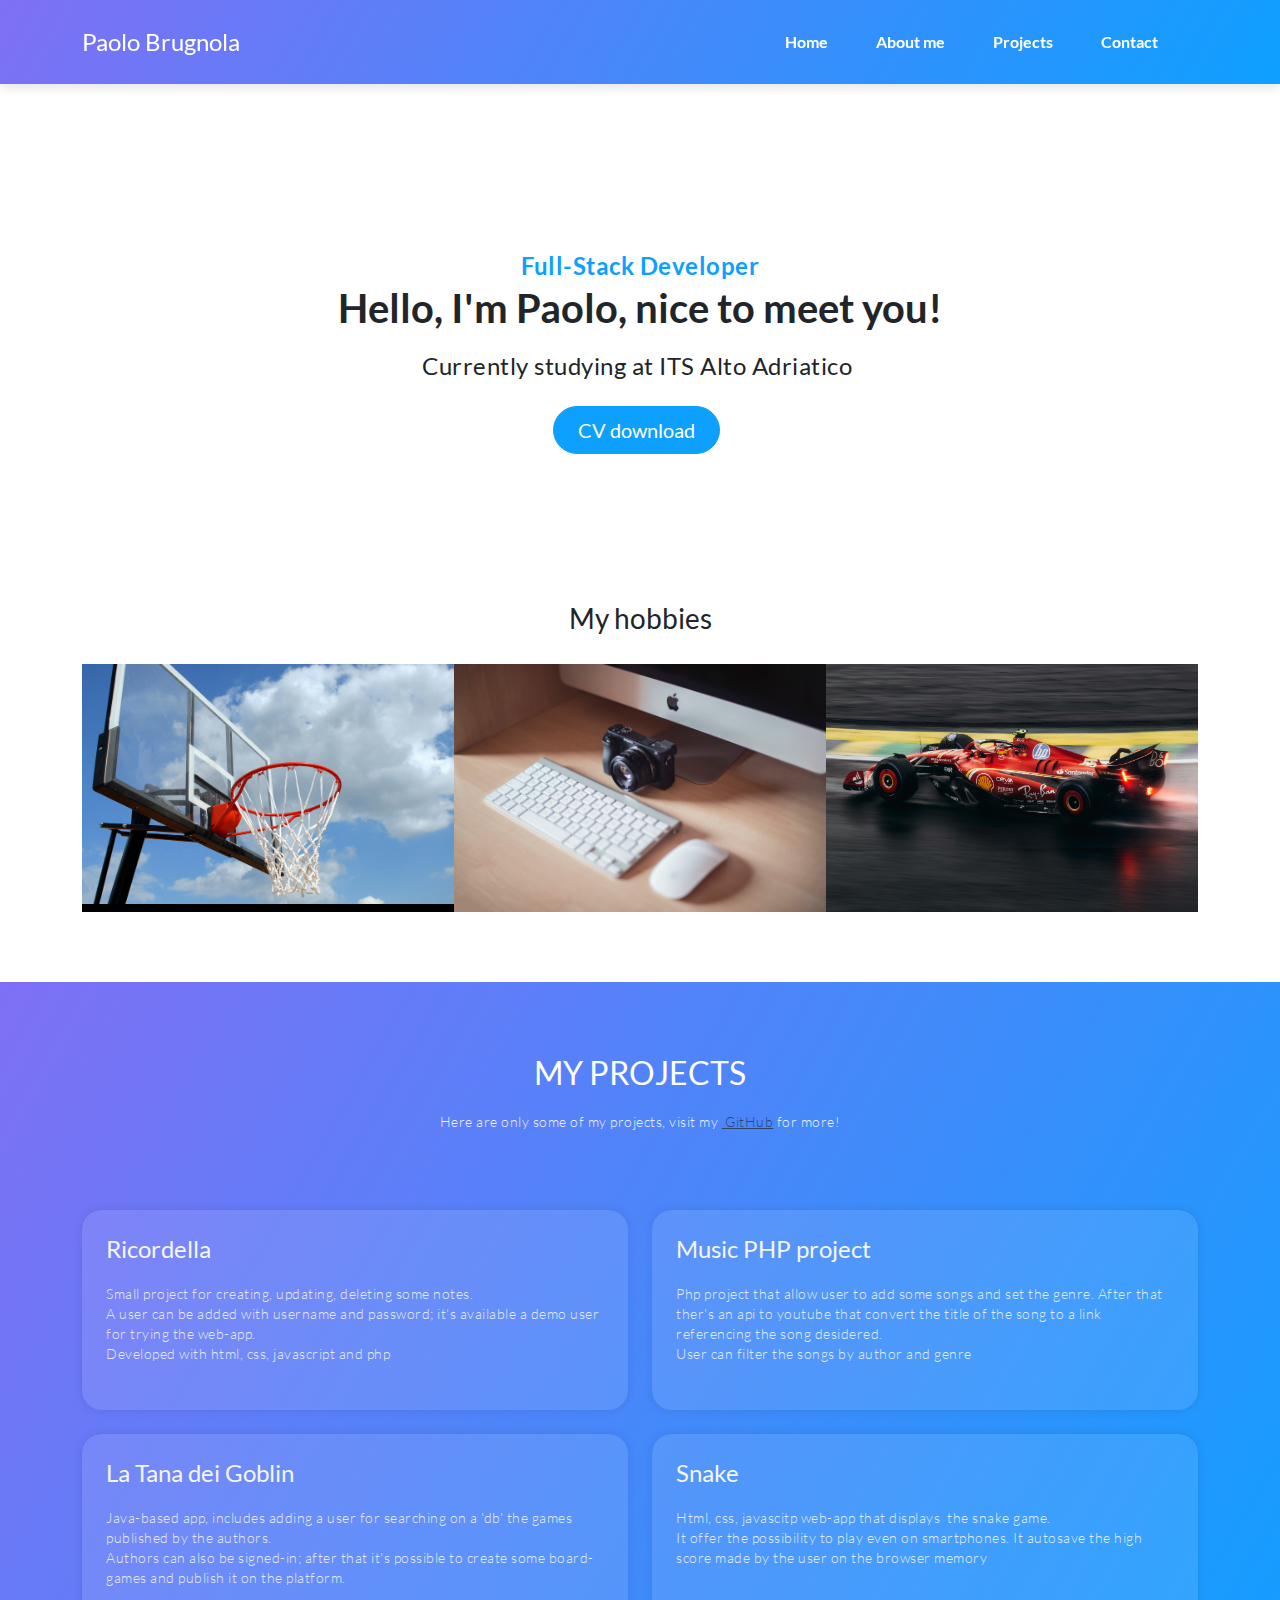
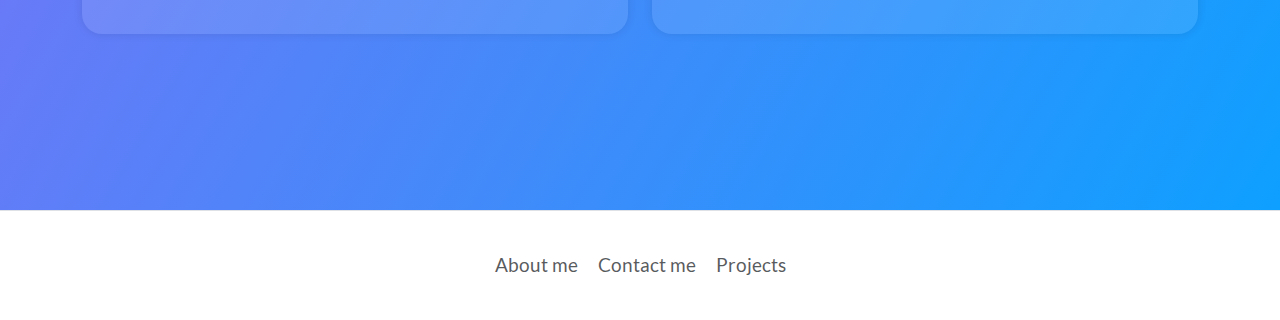
<file: index.html>
<!DOCTYPE html>
<html data-bs-theme="light">

<head>
    <meta charset="utf-8">
    <meta name="viewport" content="width=device-width, initial-scale=1.0, shrink-to-fit=no">
    <title>Home - Paolo Brugnola</title>
    <link rel="stylesheet" href="/assets/bootstrap/css/bootstrap.min.css">
    <link rel="stylesheet" href="/assets/css/Lato.css">
    <link rel="stylesheet" href="/assets/css/Contact-Details-icons.css">
    <link rel="stylesheet" href="/assets/css/pikaday.min.css">
    <link rel="stylesheet" href="/assets/css/project-card.css">
    <link rel="stylesheet" href="/assets/css/Projects-Grid-Horizontal-images.css">
    <style>
        .progject-card{
            padding-top: 25px;
            background-color: rgba(255, 255, 255, 0.1);
            border-radius: 20px;
            box-shadow: 0px 0px 10px 0px rgba(0,0,0,0.1);
            color: whitesmoke;
            min-height: 200px;
            @media only screen and (max-width: 1000px){
                padding: 15px 10px;
            }
        }
    </style>
</head>

<body>
    <nav class="navbar navbar-expand-lg fixed-top portfolio-navbar gradient navbar-dark">
        <div class="container"><a class="navbar-brand logo" href="#">Paolo Brugnola</a><button data-bs-toggle="collapse" class="navbar-toggler" data-bs-target="#navbarNav"><span class="visually-hidden">Toggle navigation</span><span class="navbar-toggler-icon"></span></button>
            <div class="collapse navbar-collapse" id="navbarNav">
                <ul class="navbar-nav ms-auto">
                    <li class="nav-item"><a class="nav-link active" href="/index.html">Home</a></li>
                    <li class="nav-item"><a class="nav-link" href="/info.html">About me</a></li>
                    <li class="nav-item"><a class="nav-link" href="/projects.html">Projects</a></li>
                    <li class="nav-item"><a class="nav-link" href="/contact.html">Contact</a></li>
                </ul>
            </div>
        </div>
    </nav>
    <main class="page">
        <section class="portfolio-block block-intro">
            <div class="text-center p-4 p-lg-5">
                <p class="fw-bold text-primary mb-2">Full-Stack Developer</p>
                <h1 class="fw-bold mb-4" style="padding-bottom: 0px;margin-bottom: 10px;">Hello, I'm Paolo, nice to meet you!</h1>
                <p style="padding-top: 0px;margin-bottom: 30px;"><strong>Currently studying at ITS Alto Adriatico&nbsp;</strong></p>
                <a class="btn btn-primary fs-5 me-2 py-2 px-4" type="button" href="assets/files/Brugnola_CV.pdf" target="_blank">CV download</a>
            </div>
        </section>
        <section class="portfolio-block photography" style="margin-bottom: 40px;padding-bottom: 30px;">
            <div class="d-flex justify-content-center align-items-center content" style="margin-bottom: 20px;">
                <h3>My hobbies</h3>
            </div>
            <div class="container">
                <div class="row g-0">
                    <div class="col-md-6 col-lg-4 item zoom-on-hover"><img class="img-fluid image" src="/assets/img/hobby/basket.jpg"></div>
                    <div class="col-md-6 col-lg-4 item zoom-on-hover"><img class="img-fluid image" src="/assets/img/hobby/photography.jpg"></div>
                    <div class="col-md-6 col-lg-4 item zoom-on-hover"><img class="img-fluid image" src="/assets/img/hobby/f1.jpg"></div>
                </div>
            </div>
        </section>
    </main>
    <section class="portfolio-block website gradient pt-sm-4 mb-sm-0 pb-sm-0">
        <section class="portfolio-block skills mb-sm-0 pb-sm-5 mt-sm-0 pt-sm-0" style="margin-bottom: -100px;margin-top: -100px;">
            <div class="container py-4 py-xl-5 pt-sm-3 mb-sm-0 pb-sm-0">
                <div class="row mb-5">
                    <div class="col-md-8 col-xl-6 text-center mx-auto">
                        <h2>MY PROJECTS</h2>
                        <p class="w-lg-50">Here are only some of my projects, visit my&nbsp;<a href="https://github.com/PaulXV" target="_blank"> GitHub</a> for more!</p>
                    </div>
                </div>
                <div class="row gy-4 row-cols-1 row-cols-md-2">
                    <div class="col">
                        <div class="d-flex flex-column flex-lg-row progject-card">
                            <div class="py-4 py-lg-0 px-lg-4">
                                <h4>Ricordella</h4>
                                <p>Small project for creating, updating, deleting some notes.<br>A user can be added with username and password; it's available a demo user for trying the web-app.<br>Developed with html, css, javascript and php</p>
                            </div>
                        </div>
                    </div>
                    <div class="col">
                        <div class="d-flex flex-column flex-lg-row progject-card">
                            <div class="py-4 py-lg-0 px-lg-4">
                                <h4>Music PHP project</h4>
                                <p>Php project that allow user to add some songs and set the genre. After that ther's an api to youtube that convert the title of the song to a link referencing the song desidered.<br>User can filter the songs by author and genre</p>
                            </div>
                        </div>
                    </div>
                    <div class="col">
                        <div class="d-flex flex-column flex-lg-row progject-card">
                            <div class="py-4 py-lg-0 px-lg-4">
                                <h4>La Tana dei Goblin</h4>
                                <p>Java-based app, includes adding a user for searching on a 'db' the games published by the authors.<br>Authors can also be signed-in; after that it's possible to create some board-games and publish it on the platform.</p>
                            </div>
                        </div>
                    </div>
                    <div class="col">
                        <div class="d-flex flex-column flex-lg-row progject-card">
                            <div class="py-4 py-lg-0 px-lg-4">
                                <h4>Snake</h4>
                                <p>Html, css, javascitp web-app that displays&nbsp; the snake game.<br>It offer the possibility to play even on smartphones. It autosave the high score made by the user on the browser memory</p>
                            </div>
                        </div>
                    </div>
                </div>
            </div>
            <div class="container">
                <div class="heading"></div>
            </div>
        </section>
    </section>
    <footer class="page-footer py-3 border-top" style="padding-top: 0px;margin-bottom: -15px;">
        <div class="container my-4" style="margin-bottom: -2px;padding-bottom: 0px;">
            <div class="links"><a href="/info.html">About me</a><a href="/contact.html">Contact me</a><a href="/projects.html">Projects</a></div>
        </div>
    </footer>
    <script src="/assets/bootstrap/js/bootstrap.min.js"></script>
    <script src="/assets/js/pikaday.min.js"></script>
    <script src="/assets/js/theme.js"></script>
</body>

</html>
</file>
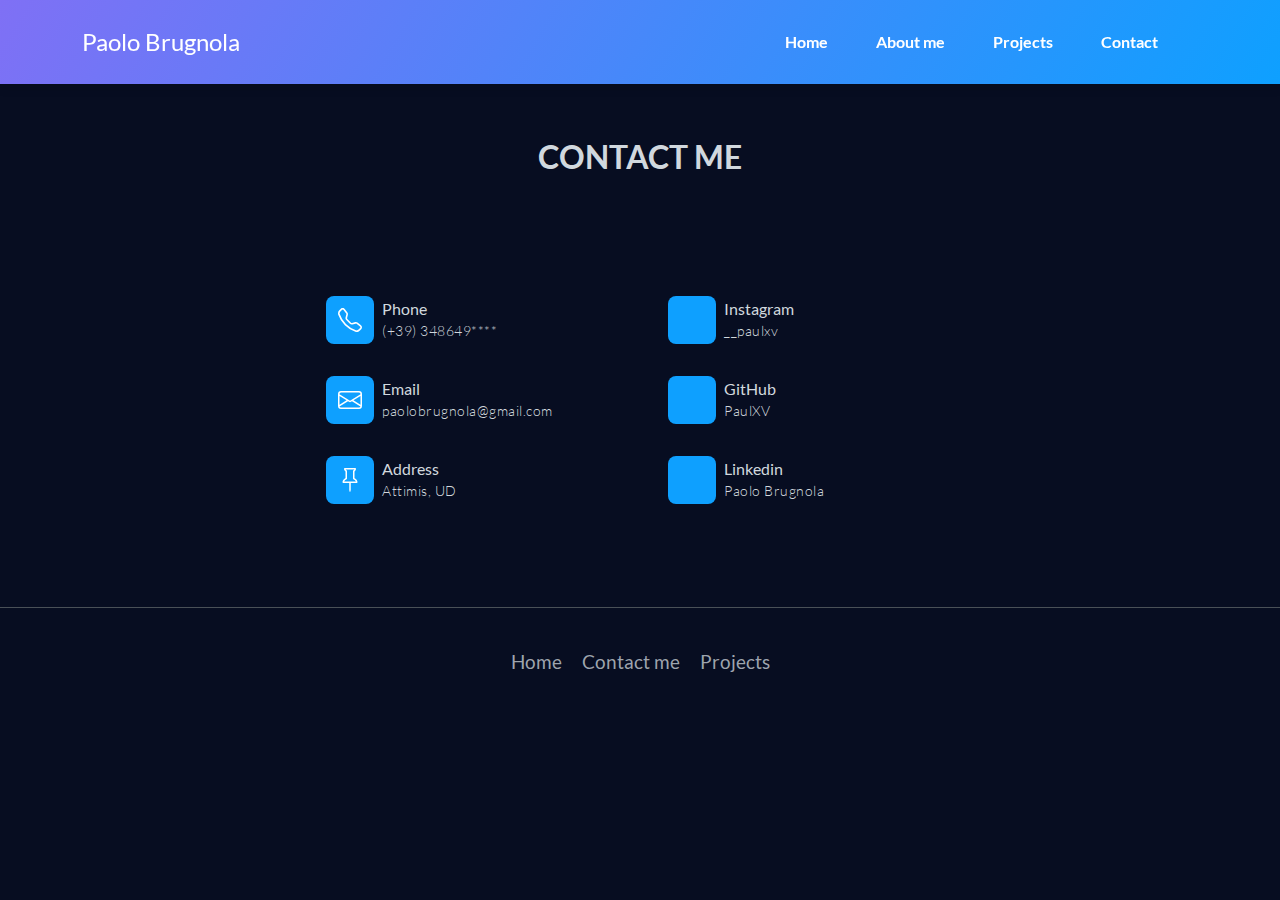
<file: contact.html>
<!DOCTYPE html>
<html data-bs-theme="dark">

<head>
    <meta charset="utf-8">
    <meta name="viewport" content="width=device-width, initial-scale=1.0, shrink-to-fit=no">
    <title>Contact - Paolo Brugnola</title>
    <link rel="stylesheet" href="/assets/bootstrap/css/bootstrap.min.css">
    <link rel="stylesheet" href="/assets/css/Lato.css">
    <link rel="stylesheet" href="/assets/css/Contact-Details-icons.css">
    <link rel="stylesheet" href="/assets/css/pikaday.min.css">
    <link rel="stylesheet" href="/assets/css/project-card.css">
    <link rel="stylesheet" href="/assets/css/Projects-Grid-Horizontal-images.css">
    <link rel="stylesheet" href="https://cdnjs.cloudflare.com/ajax/libs/font-awesome/6.5.1/css/all.min.css" integrity="sha512-DTOQO9RWCH3ppGqcWaEA1BIZOC6xxalwEsw9c2QQeAIftl+Vegovlnee1c9QX4TctnWMn13TZye+giMm8e2LwA==" crossorigin="anonymous" referrerpolicy="no-referrer" />
</head>

<body>
    <nav class="navbar navbar-expand-lg fixed-top portfolio-navbar gradient navbar-dark">
        <div class="container"><a class="navbar-brand logo" href="#">Paolo Brugnola</a><button data-bs-toggle="collapse" class="navbar-toggler" data-bs-target="#navbarNav"><span class="visually-hidden">Toggle navigation</span><span class="navbar-toggler-icon"></span></button>
            <div class="collapse navbar-collapse" id="navbarNav">
                <ul class="navbar-nav ms-auto">
                    <li class="nav-item"><a class="nav-link" href="/index.html">Home</a></li>
                    <li class="nav-item"><a class="nav-link" href="/info.html">About me</a></li>
                    <li class="nav-item"><a class="nav-link" href="/projects.html">Projects</a></li>
                    <li class="nav-item"><a class="nav-link active" href="/contact.html">Contact</a></li>
                </ul>
            </div>
        </div>
    </nav>
    <main class="page">
        <section class="portfolio-block" style="padding-top: 50px;padding-bottom: 50px;margin-bottom: 30px;">
            <div class="container">
                <div class="heading">
                    <h2>Contact me</h2>
                </div>
            </div>
            <section class="position-relative py-4 py-xl-5" style="padding-top: 0px;margin-top: -24px;margin-bottom: -24px;">
                <div class="container position-relative">
                    <div class="row d-flex justify-content-center" style="margin-left: 45px;margin-right: 45px;">
                        <div class="col-md-6 col-lg-4 col-xl-4">
                            <div class="d-flex flex-column justify-content-center align-items-start h-100">
                                <div class="d-flex align-items-center p-3">
                                    <div class="bs-icon-md bs-icon-rounded bs-icon-primary d-flex flex-shrink-0 justify-content-center align-items-center d-inline-block bs-icon">
                                        <svg xmlns="http://www.w3.org/2000/svg" width="1em" height="1em" fill="currentColor" viewBox="0 0 16 16" class="bi bi-telephone">
                                            <path d="M3.654 1.328a.678.678 0 0 0-1.015-.063L1.605 2.3c-.483.484-.661 1.169-.45 1.77a17.568 17.568 0 0 0 4.168 6.608 17.569 17.569 0 0 0 6.608 4.168c.601.211 1.286.033 1.77-.45l1.034-1.034a.678.678 0 0 0-.063-1.015l-2.307-1.794a.678.678 0 0 0-.58-.122l-2.19.547a1.745 1.745 0 0 1-1.657-.459L5.482 8.062a1.745 1.745 0 0 1-.46-1.657l.548-2.19a.678.678 0 0 0-.122-.58L3.654 1.328zM1.884.511a1.745 1.745 0 0 1 2.612.163L6.29 2.98c.329.423.445.974.315 1.494l-.547 2.19a.678.678 0 0 0 .178.643l2.457 2.457a.678.678 0 0 0 .644.178l2.189-.547a1.745 1.745 0 0 1 1.494.315l2.306 1.794c.829.645.905 1.87.163 2.611l-1.034 1.034c-.74.74-1.846 1.065-2.877.702a18.634 18.634 0 0 1-7.01-4.42 18.634 18.634 0 0 1-4.42-7.009c-.362-1.03-.037-2.137.703-2.877L1.885.511z"></path>
                                        </svg>
                                    </div>
                                    <div class="px-2">
                                        <h6 class="mb-0">Phone</h6>
                                        <p class="mb-0" style="margin-top: 3px !important;">(+39) 348649****</p>
                                    </div>
                                </div>
                                <div class="d-flex align-items-center p-3">
                                    <div class="bs-icon-md bs-icon-rounded bs-icon-primary d-flex flex-shrink-0 justify-content-center align-items-center d-inline-block bs-icon">
                                        <svg xmlns="http://www.w3.org/2000/svg" width="1em" height="1em" fill="currentColor" viewBox="0 0 16 16" class="bi bi-envelope">
                                            <path d="M0 4a2 2 0 0 1 2-2h12a2 2 0 0 1 2 2v8a2 2 0 0 1-2 2H2a2 2 0 0 1-2-2zm2-1a1 1 0 0 0-1 1v.217l7 4.2 7-4.2V4a1 1 0 0 0-1-1zm13 2.383-4.708 2.825L15 11.105zm-.034 6.876-5.64-3.471L8 9.583l-1.326-.795-5.64 3.47A1 1 0 0 0 2 13h12a1 1 0 0 0 .966-.741M1 11.105l4.708-2.897L1 5.383z"></path>
                                        </svg>
                                    </div>
                                    <div class="px-2">
                                        <h6 class="mb-0">Email</h6>
                                        <p class="mb-0" style="margin-top: 3px !important;">paolobrugnola@gmail.com</p>
                                    </div>
                                </div>
                                <div class="d-flex align-items-center p-3">
                                    <div class="bs-icon-md bs-icon-rounded bs-icon-primary d-flex flex-shrink-0 justify-content-center align-items-center d-inline-block bs-icon">
                                        <svg xmlns="http://www.w3.org/2000/svg" width="1em" height="1em" fill="currentColor" viewBox="0 0 16 16" class="bi bi-pin">
                                            <path d="M4.146.146A.5.5 0 0 1 4.5 0h7a.5.5 0 0 1 .5.5c0 .68-.342 1.174-.646 1.479-.126.125-.25.224-.354.298v4.431l.078.048c.203.127.476.314.751.555C12.36 7.775 13 8.527 13 9.5a.5.5 0 0 1-.5.5h-4v4.5c0 .276-.224 1.5-.5 1.5s-.5-1.224-.5-1.5V10h-4a.5.5 0 0 1-.5-.5c0-.973.64-1.725 1.17-2.189A5.921 5.921 0 0 1 5 6.708V2.277a2.77 2.77 0 0 1-.354-.298C4.342 1.674 4 1.179 4 .5a.5.5 0 0 1 .146-.354zm1.58 1.408-.002-.001.002.001m-.002-.001.002.001A.5.5 0 0 1 6 2v5a.5.5 0 0 1-.276.447h-.002l-.012.007-.054.03a4.922 4.922 0 0 0-.827.58c-.318.278-.585.596-.725.936h7.792c-.14-.34-.407-.658-.725-.936a4.915 4.915 0 0 0-.881-.61l-.012-.006h-.002A.5.5 0 0 1 10 7V2a.5.5 0 0 1 .295-.458 1.775 1.775 0 0 0 .351-.271c.08-.08.155-.17.214-.271H5.14c.06.1.133.191.214.271a1.78 1.78 0 0 0 .37.282"></path>
                                        </svg>
                                    </div>
                                    <div class="px-2">
                                        <h6 class="mb-0">Address</h6>
                                        <p class="mb-0" style="margin-top: 3px !important;">Attimis, UD</p>
                                    </div>
                                </div>
                            </div>
                        </div>
                        <div class="col-md-6 col-lg-3 col-xl-4">
                            <div></div>
                            <div class="d-flex flex-column justify-content-center align-items-start h-100">
                                <div class="d-flex align-items-center p-3">
                                    <div class="bs-icon-md bs-icon-rounded bs-icon-primary d-flex flex-shrink-0 justify-content-center align-items-center d-inline-block bs-icon">
                                        <i class="fa-brands fa-instagram fa-xl" style="color: #ffffff;"></i>
                                    </div>
                                    <div class="px-2">
                                        <h6 class="mb-0">Instagram</h6>
                                        <p class="mb-0" style="margin-top: 3px !important;">__paulxv</p>
                                    </div>
                                </div>
                                <div class="d-flex align-items-center p-3">
                                    <div class="bs-icon-md bs-icon-rounded bs-icon-primary d-flex flex-shrink-0 justify-content-center align-items-center d-inline-block bs-icon">
                                        <i class="fa-brands fa-github fa-xl" style="color: #ffffff;"></i>
                                    </div>
                                    <div class="px-2">
                                        <h6 class="mb-0">GitHub</h6>
                                        <p class="mb-0" style="margin-top: 3px !important;">PaulXV</p>
                                    </div>
                                </div>
                                <div class="d-flex align-items-center p-3">
                                    <div class="bs-icon-md bs-icon-rounded bs-icon-primary d-flex flex-shrink-0 justify-content-center align-items-center d-inline-block bs-icon">
                                        <i class="fa-brands fa-linkedin fa-xl" style="color: #ffffff;"></i>
                                    </div>
                                    <div class="px-2">
                                        <h6 class="mb-0">Linkedin</h6>
                                        <p class="mb-0" style="margin-top: 3px !important; width: 100px;">Paolo Brugnola</p>
                                    </div>
                                </div>
                            </div>
                        </div>
                    </div>
                </div>
            </section>
        </section>
    </main>
    <footer class="page-footer py-3 border-top" style="padding-top: 0px;margin-top: -17px;margin-bottom: -15px;">
        <div class="container my-4" style="margin-bottom: -2px;padding-bottom: 0px;">
            <div class="links"><a href="/index.html">Home</a><a href="/contact.html">Contact me</a><a href="/projects.html">Projects</a></div>
        </div>
    </footer>
    <script src="/assets/bootstrap/js/bootstrap.min.js"></script>
    <script src="/assets/js/pikaday.min.js"></script>
    <script src="/assets/js/theme.js"></script>
</body>

</html>
</file>
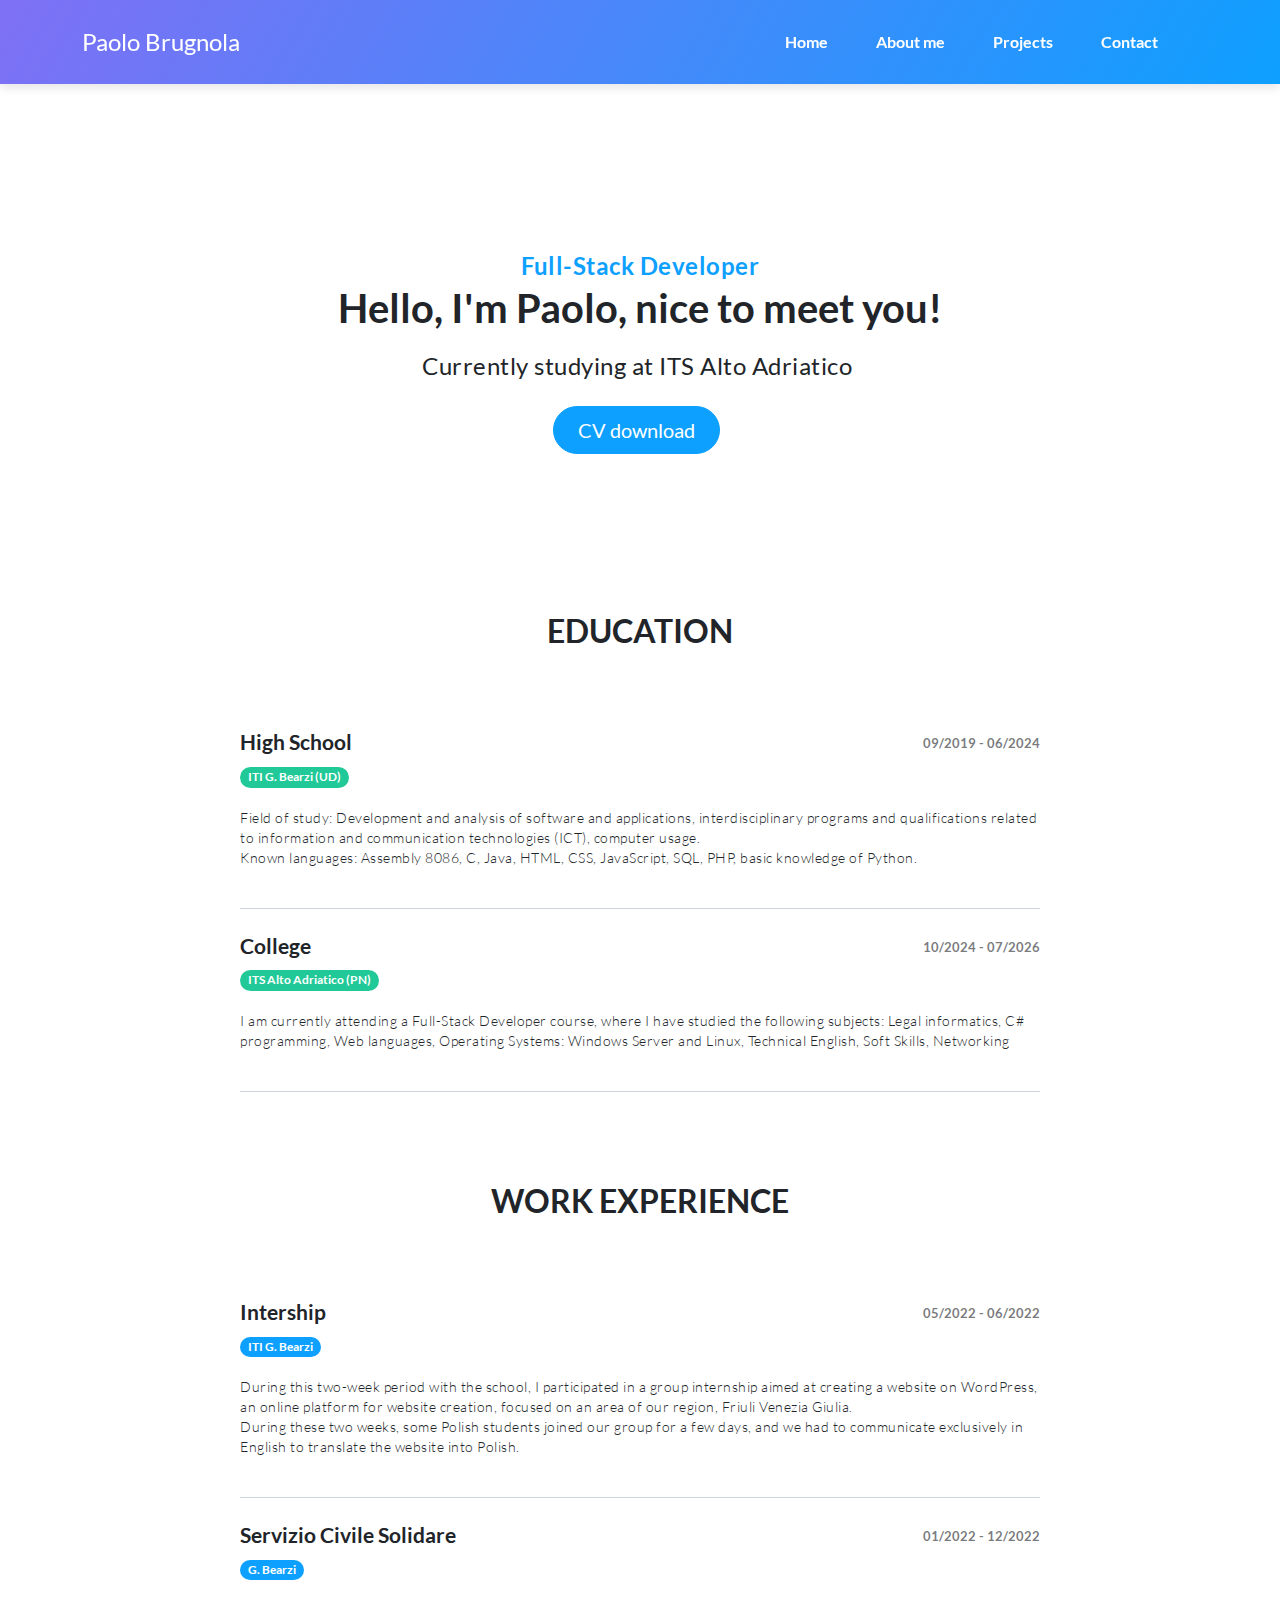
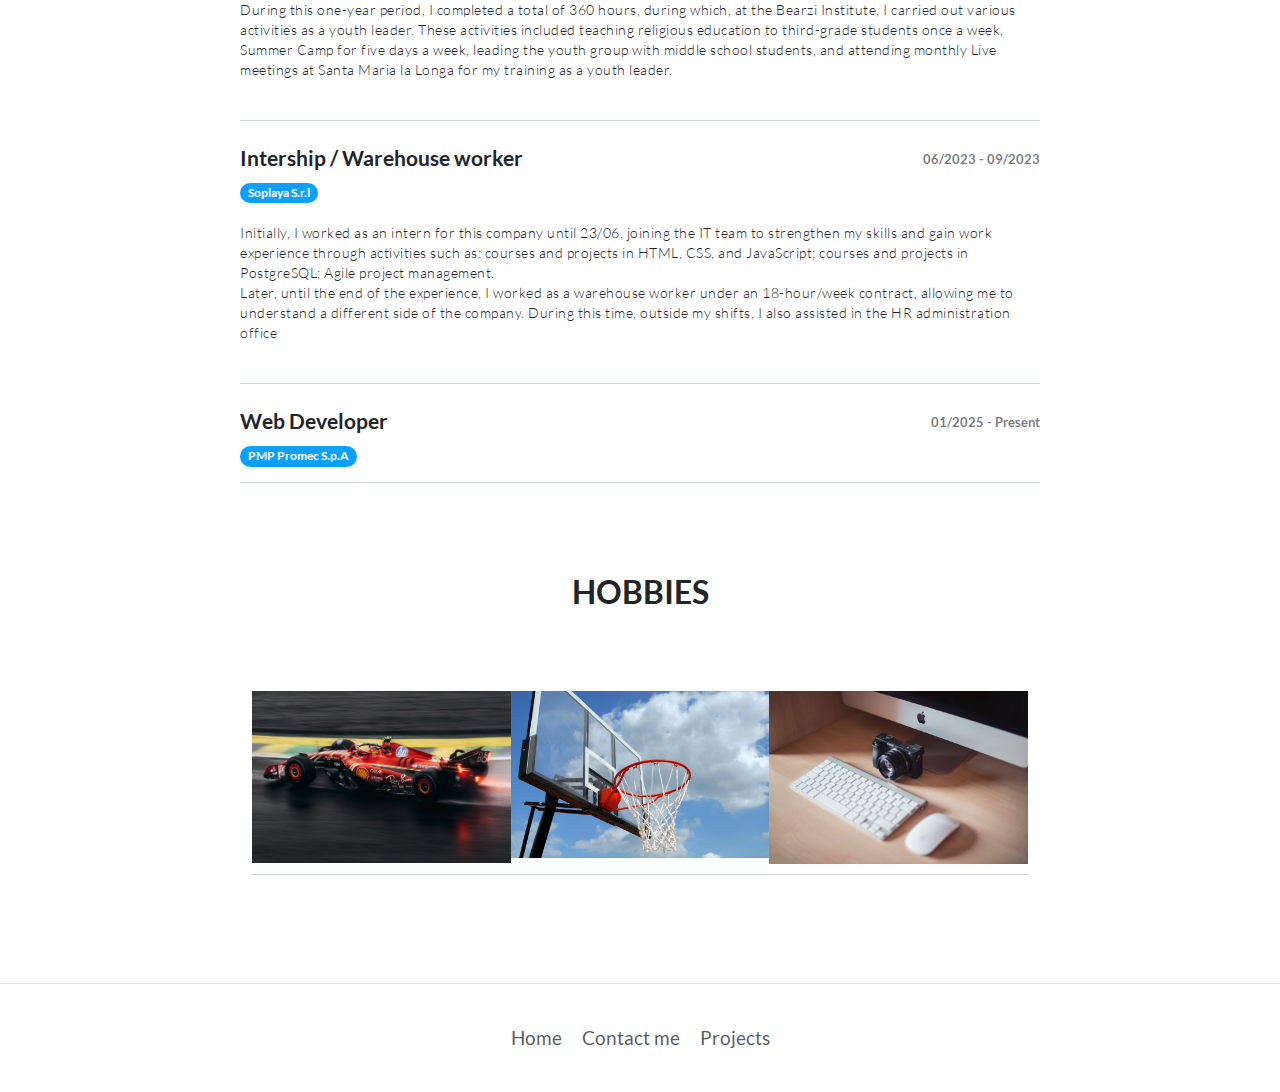
<file: info.html>
<!DOCTYPE html>
<html data-bs-theme="ligh">

<head>
    <meta charset="utf-8">
    <meta name="viewport" content="width=device-width, initial-scale=1.0, shrink-to-fit=no">
    <title>CV - Paolo Brugnola</title>
    <link rel="stylesheet" href="/assets/bootstrap/css/bootstrap.min.css">
    <link rel="stylesheet" href="/assets/css/Lato.css">
    <link rel="stylesheet" href="/assets/css/Contact-Details-icons.css">
    <link rel="stylesheet" href="/assets/css/pikaday.min.css">
    <link rel="stylesheet" href="/assets/css/project-card.css">
    <link rel="stylesheet" href="/assets/css/Projects-Grid-Horizontal-images.css">
</head>

<body>
    <nav class="navbar navbar-expand-lg fixed-top portfolio-navbar gradient navbar-dark">
        <div class="container"><a class="navbar-brand logo" href="#">Paolo Brugnola</a><button data-bs-toggle="collapse" class="navbar-toggler" data-bs-target="#navbarNav"><span class="visually-hidden">Toggle navigation</span><span class="navbar-toggler-icon"></span></button>
            <div class="collapse navbar-collapse" id="navbarNav">
                <ul class="navbar-nav ms-auto">
                    <li class="nav-item"><a class="nav-link" href="/index.html">Home</a></li>
                    <li class="nav-item"><a class="nav-link" href="/info.html">About me</a></li>
                    <li class="nav-item"><a class="nav-link" href="/projects.html">Projects</a></li>
                    <li class="nav-item"><a class="nav-link" href="/contact.html">Contact</a></li>
                </ul>
            </div>
        </div>
    </nav>
    <main class="page">
        <section class="portfolio-block block-intro" style="padding-bottom: 40px;">
            <div class="text-center p-4 p-lg-5">
                <p class="fw-bold text-primary mb-2">Full-Stack Developer</p>
                <h1 class="fw-bold mb-4" style="padding-bottom: 0px;margin-bottom: 10px;">Hello, I'm Paolo, nice to meet you!</h1>
                <p style="padding-top: 0px;margin-bottom: 30px;"><strong>Currently studying at ITS Alto Adriatico&nbsp;</strong></p>
                <a class="btn btn-primary fs-5 me-2 py-2 px-4" type="button" href="assets/files/Brugnola_CV.pdf" target="_blank">CV download</a>
            </div>
        </section>
        <section class="portfolio-block cv">
            <div class="container">
                <div class="education group">
                    <div class="heading">
                        <h2 class="text-center">Education</h2>
                    </div>
                    <div class="item">
                        <div class="row">
                            <div class="col-md-6">
                                <h3>High School</h3>
                                <span class="badge rounded-pill bg-success">ITI G. Bearzi (UD)</span>
                            </div>
                            <div class="col-6"><span class="text-muted period">09/2019 - 06/2024</span></div>
                        </div>
                        <p>Field of study: Development and analysis of software and applications, interdisciplinary programs and qualifications related to information and communication technologies (ICT), computer usage.
                            <br/>Known languages: Assembly 8086, C, Java, HTML, CSS, JavaScript, SQL, PHP, basic knowledge of Python.</p>
                    </div>
                    <div class="item">
                        <div class="row">
                            <div class="col-md-6">
                                <h3>College</h3>
                                <span class="badge rounded-pill bg-success">ITS Alto Adriatico (PN)</span>
                            </div>
                            <div class="col-md-6"><span class="text-muted period">10/2024 - 07/2026</span></div>
                        </div>
                        <p>I am currently attending a Full-Stack Developer course, where I have studied the following subjects: Legal informatics, C# programming, Web languages, Operating Systems: Windows Server and Linux, Technical English, Soft Skills, Networking</p>
                    </div>
                </div>
                <div class="work-experience group">
                    <div class="heading">
                        <h2 class="text-center">Work Experience</h2>
                    </div>
                    <div class="item">
                        <div class="row">
                            <div class="col-md-6">
                                <h3>Intership</h3><span class="badge rounded-pill bg-primary">ITI G. Bearzi</span>
                            </div>
                            <div class="col-md-6"><span class="text-muted period">05/2022 - 06/2022</span></div>
                        </div>
                        <p>During this two-week period with the school, I participated in a group internship aimed at creating a website on WordPress, an online platform for website creation, focused on an area of our region, Friuli Venezia Giulia.
                            <br>During these two weeks, some Polish students joined our group for a few days, and we had to communicate exclusively in English to translate the website into Polish.</p>
                    </div>
                    <div class="item">
                        <div class="row">
                            <div class="col-md-6">
                                <h3>Servizio Civile Solidare</h3><span class="badge rounded-pill bg-primary">G. Bearzi</span>
                            </div>
                            <div class="col-md-6"><span class="text-muted period">01/2022 - 12/2022</span></div>
                        </div>
                        <p>During this one-year period, I completed a total of 360 hours, during which, at the Bearzi Institute, I carried out various activities as a youth leader. These activities included teaching religious education to third-grade students once a week, Summer Camp for five days a week, leading the youth group with middle school students, and attending monthly Live meetings at Santa Maria la Longa for my training as a youth leader.</p>
                    </div>
                    <div class="item">
                        <div class="row">
                            <div class="col-6">
                                <h3>Intership / Warehouse worker</h3>
                                <span class="badge rounded-pill bg-primary">Soplaya S.r.l</span>
                            </div>
                            <div class="col-md-6"><span class="text-muted period">06/2023 - 09/2023</span></div>
                        </div>
                        <p>Initially, I worked as an intern for this company until 23/06, joining the IT team to strengthen my skills and gain work experience through activities such as: courses and projects in HTML, CSS, and JavaScript; courses and projects in PostgreSQL; Agile project management.
                            <br>Later, until the end of the experience, I worked as a warehouse worker under an 18-hour/week contract, allowing me to understand a different side of the company. During this time, outside my shifts, I also assisted in the HR administration office</p>
                    </div>
                    <div class="item">
                        <div class="row">
                            <div class="col-md-6">
                                <h3>Web Developer</h3><span class="badge rounded-pill bg-primary">PMP Promec S.p.A</span>
                            </div>
                            <div class="col-md-6"><span class="text-muted period">01/2025 - Present</span></div>
                        </div>
                    </div>
                </div>
                <div class="group"></div>
                <div class="hobbies group">
                    <div class="heading">
                        <h2 class="text-center">Hobbies</h2>
                    </div>
                    <div class="container">
                        <div class="row g-0">
                            <div class="col-md-6 col-lg-4 item zoom-on-hover"><a href="#"><img class="img-fluid image" src="/assets/img/hobby/f1.jpg"></a></div>
                            <div class="col-md-6 col-lg-4 item zoom-on-hover"><a href="#"><img class="img-fluid image" src="/assets/img/hobby/basket.jpg"></a></div>
                            <div class="col-md-6 col-lg-4 item zoom-on-hover"><a href="#"><img class="img-fluid image" src="/assets/img/hobby/photography.jpg"></a></div>
                        </div>
                    </div>
                </div>
            </div>
        </section>
    </main>
    <footer class="page-footer py-3 border-top" style="padding-top: 0px;margin-top: -17px;margin-bottom: -15px;">
        <div class="container my-4" style="margin-bottom: -2px;padding-bottom: 0px;">
            <div class="links"><a href="/index.html">Home</a><a href="/contact.html">Contact me</a><a href="/projects.html">Projects</a></div>
        </div>
    </footer>
    <script src="/assets/bootstrap/js/bootstrap.min.js"></script>
    <script src="/assets/js/pikaday.min.js"></script>
    <script src="/assets/js/theme.js"></script>
</body>

</html>
</file>
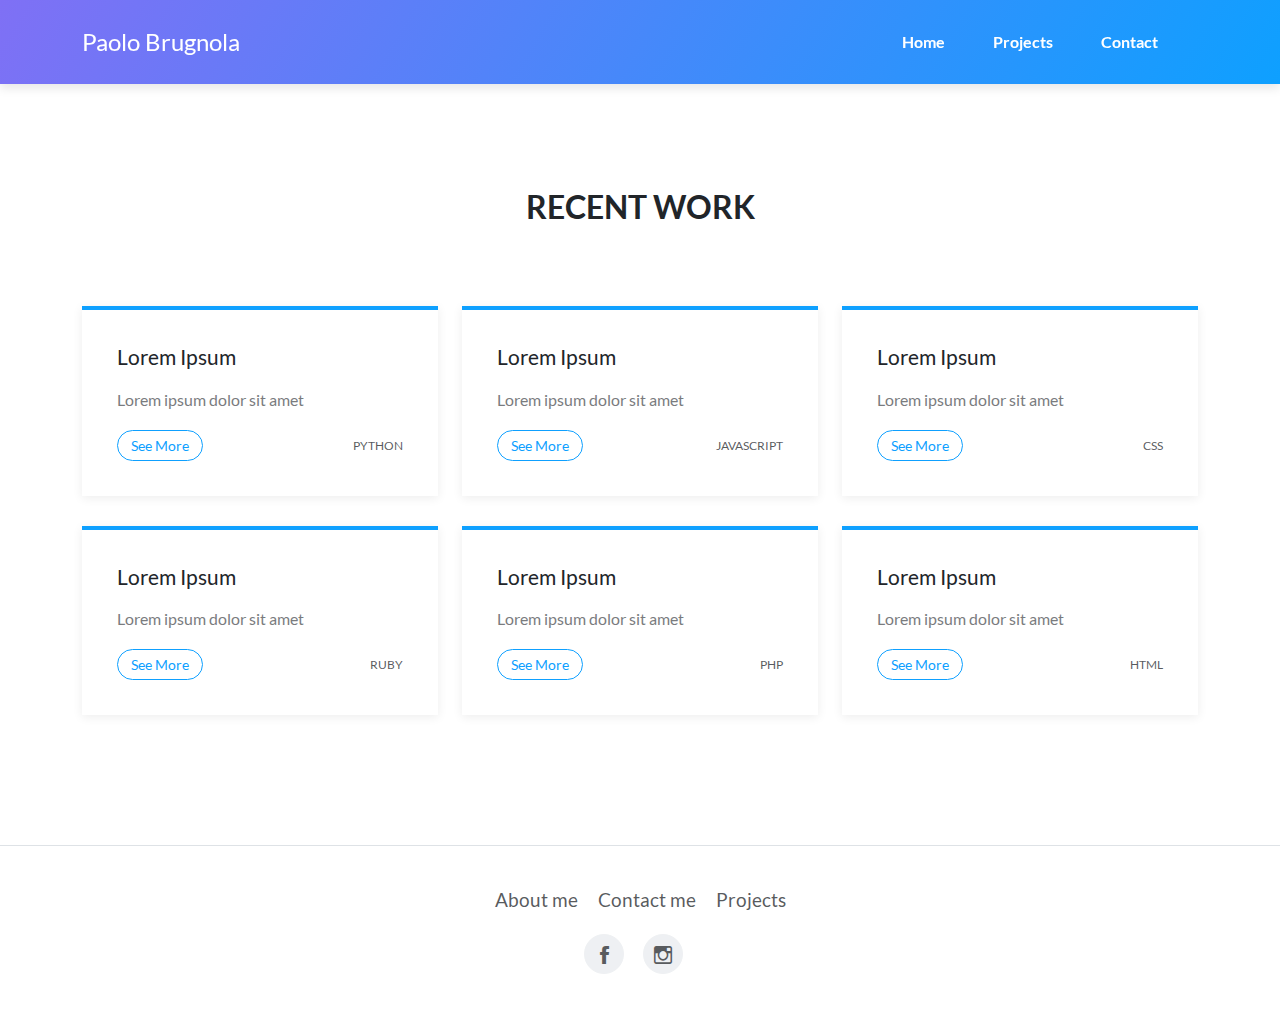
<file: projects-no-images.html>
<!DOCTYPE html>
<html data-bs-theme="light">

<head>
    <meta charset="utf-8">
    <meta name="viewport" content="width=device-width, initial-scale=1.0, shrink-to-fit=no">
    <title>Projects - Paolo Brugnola</title>
    <link rel="stylesheet" href="/assets/bootstrap/css/bootstrap.min.css">
    <link rel="stylesheet" href="/assets/css/Lato.css">
    <link rel="stylesheet" href="/assets/fonts/ionicons.min.css">
    <link rel="stylesheet" href="/assets/css/pikaday.min.css">
    <link rel="stylesheet" href="/assets/css/project-card.css">
    <link rel="stylesheet" href="/assets/css/Projects-Grid-Horizontal-images.css">
</head>

<body>
    <nav class="navbar navbar-expand-lg fixed-top portfolio-navbar gradient navbar-dark">
        <div class="container"><a class="navbar-brand logo" href="#">Paolo Brugnola</a><button data-bs-toggle="collapse" class="navbar-toggler" data-bs-target="#navbarNav"><span class="visually-hidden">Toggle navigation</span><span class="navbar-toggler-icon"></span></button>
            <div class="collapse navbar-collapse" id="navbarNav">
                <ul class="navbar-nav ms-auto">
                    <li class="nav-item"><a class="nav-link" href="/index.html">Home</a></li>
                    <li class="nav-item"><a class="nav-link active" href="/projects-no-images.html">Projects</a></li>
                    <li class="nav-item"><a class="nav-link" href="/contact.html">Contact</a></li>
                </ul>
            </div>
        </div>
    </nav>
    <main class="page">
        <section class="portfolio-block">
            <div class="container">
                <div class="heading">
                    <h2>Recent Work</h2>
                </div>
                <div class="row">
                    <div class="col-md-6 col-lg-4">
                        <div class="project-card-no-image">
                            <h3>Lorem Ipsum</h3>
                            <h4>Lorem ipsum dolor sit amet</h4><a class="btn btn-outline-primary btn-sm" role="button" href="#">See More</a>
                            <div class="tags"><a href="#">Python</a></div>
                        </div>
                    </div>
                    <div class="col-md-6 col-lg-4">
                        <div class="project-card-no-image">
                            <h3>Lorem Ipsum</h3>
                            <h4>Lorem ipsum dolor sit amet</h4><a class="btn btn-outline-primary btn-sm" role="button" href="#">See More</a>
                            <div class="tags"><a href="#">JavaScript</a></div>
                        </div>
                    </div>
                    <div class="col-md-6 col-lg-4">
                        <div class="project-card-no-image">
                            <h3>Lorem Ipsum</h3>
                            <h4>Lorem ipsum dolor sit amet</h4><a class="btn btn-outline-primary btn-sm" role="button" href="#">See More</a>
                            <div class="tags"><a href="#">CSS</a></div>
                        </div>
                    </div>
                    <div class="col-md-6 col-lg-4">
                        <div class="project-card-no-image">
                            <h3>Lorem Ipsum</h3>
                            <h4>Lorem ipsum dolor sit amet</h4><a class="btn btn-outline-primary btn-sm" role="button" href="#">See More</a>
                            <div class="tags"><a href="#">Ruby</a></div>
                        </div>
                    </div>
                    <div class="col-md-6 col-lg-4">
                        <div class="project-card-no-image">
                            <h3>Lorem Ipsum</h3>
                            <h4>Lorem ipsum dolor sit amet</h4><a class="btn btn-outline-primary btn-sm" role="button" href="#">See More</a>
                            <div class="tags"><a href="#">PHP</a></div>
                        </div>
                    </div>
                    <div class="col-md-6 col-lg-4">
                        <div class="project-card-no-image">
                            <h3>Lorem Ipsum</h3>
                            <h4>Lorem ipsum dolor sit amet</h4><a class="btn btn-outline-primary btn-sm" role="button" href="#">See More</a>
                            <div class="tags"><a href="#">HTML</a></div>
                        </div>
                    </div>
                </div>
            </div>
        </section>
    </main>
    <footer class="page-footer py-3 border-top">
        <div class="container my-4">
            <div class="links"><a href="#">About me</a><a href="#">Contact me</a><a href="#">Projects</a></div>
            <div class="social-icons"><a class="me-3" href="#"><i class="icon ion-social-facebook"></i></a><a class="me-3" href="#"><i class="icon ion-social-instagram-outline"></i></a></div>
        </div>
    </footer>
    <script src="/assets/bootstrap/js/bootstrap.min.js"></script>
    <script src="/assets/js/pikaday.min.js"></script>
    <script src="/assets/js/theme.js"></script>
</body>

</html>
</file>
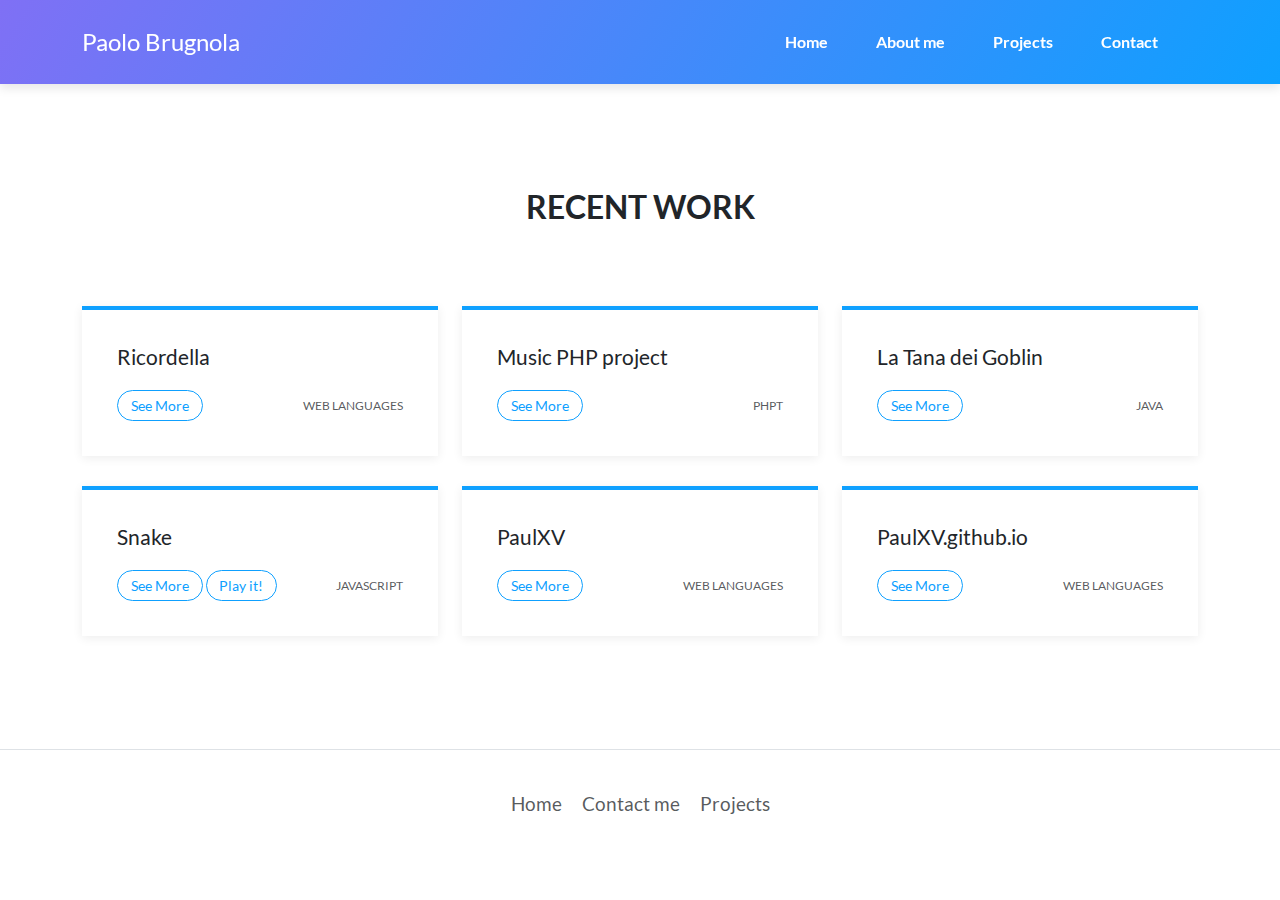
<file: projects.html>
<!DOCTYPE html>
<html data-bs-theme="light">

<head>
    <meta charset="utf-8">
    <meta name="viewport" content="width=device-width, initial-scale=1.0, shrink-to-fit=no">
    <title>Projects - Paolo Brugnola</title>
    <link rel="stylesheet" href="/assets/bootstrap/css/bootstrap.min.css">
    <link rel="stylesheet" href="/assets/css/Lato.css">
    <link rel="stylesheet" href="/assets/css/Contact-Details-icons.css">
    <link rel="stylesheet" href="/assets/css/pikaday.min.css">
    <link rel="stylesheet" href="/assets/css/project-card.css">
    <link rel="stylesheet" href="/assets/css/Projects-Grid-Horizontal-images.css">
</head>

<body>
    <nav class="navbar navbar-expand-lg fixed-top portfolio-navbar gradient navbar-dark">
        <div class="container"><a class="navbar-brand logo" href="#">Paolo Brugnola</a><button data-bs-toggle="collapse" class="navbar-toggler" data-bs-target="#navbarNav"><span class="visually-hidden">Toggle navigation</span><span class="navbar-toggler-icon"></span></button>
            <div class="collapse navbar-collapse" id="navbarNav">
                <ul class="navbar-nav ms-auto">
                    <li class="nav-item"><a class="nav-link" href="/index.html">Home</a></li>
                    <li class="nav-item"><a class="nav-link active" href="/info.html">About me</a></li>
                    <li class="nav-item"><a class="nav-link active" href="/projects.html">Projects</a></li>
                    <li class="nav-item"><a class="nav-link" href="/contact.html">Contact</a></li>
                </ul>
            </div>
        </div>
    </nav>
    <main class="page">
        <section class="portfolio-block">
            <div class="container">
                <div class="heading">
                    <h2>Recent Work</h2>
                </div>
                <div class="row">
                    <div class="col-md-6 col-lg-4">
                        <div class="project-card-no-image">
                            <h3>Ricordella</h3>
                            <a class="btn btn-outline-primary btn-sm" role="button" href="https://github.com/PaulXV/Ricordella_v1" target="_blank">See More</a>
                            <div class="tags"><a href="#">Web Languages</a></div>
                        </div>
                    </div>
                    <div class="col-md-6 col-lg-4">
                        <div class="project-card-no-image">
                            <h3>Music PHP project</h3>
                            <a class="btn btn-outline-primary btn-sm" role="button" href="https://github.com/PaulXV/Music-Project-PHP" target="_blank">See More</a>
                            <div class="tags"><a href="#">PHPt</a></div>
                        </div>
                    </div>
                    <div class="col-md-6 col-lg-4">
                        <div class="project-card-no-image">
                            <h3>La Tana dei Goblin</h3>
                            <a class="btn btn-outline-primary btn-sm" role="button" href="https://github.com/PaulXV/La-Tana-dei-Goblin" target="_blank">See More</a>
                            <div class="tags"><a href="#">Java</a></div>
                        </div>
                    </div>
                    <div class="col-md-6 col-lg-4">
                        <div class="project-card-no-image">
                            <h3>Snake</h3>
                            <a class="btn btn-outline-primary btn-sm" role="button" href="https://github.com/PaulXV/Snake" target="_blank">See More</a>
                            <a class="btn btn-outline-primary btn-sm" role="button" href="https://pbsnake.pages.dev/" target="_blank">Play it!</a>
                            <div class="tags"><a href="#">JavaScript</a></div>
                        </div>
                    </div>
                    <div class="col-md-6 col-lg-4">
                        <div class="project-card-no-image">
                            <h3>PaulXV</h3>
                            <a class="btn btn-outline-primary btn-sm" role="button" href="https://github.com/PaulXV" target="_blank">See More</a>
                            <div class="tags"><a href="#">Web Languages</a></div>
                        </div>
                    </div>
                    <div class="col-md-6 col-lg-4">
                        <div class="project-card-no-image">
                            <h3>PaulXV.github.io</h3>
                            <a class="btn btn-outline-primary btn-sm" role="button" href="https://github.com/PaulXV/PaulXV.github.io" target="_blank">See More</a>
                            <div class="tags"><a href="#">Web Languages</a></div>
                        </div>
                    </div>
                </div>
            </div>
        </section>
    </main>
    <footer class="page-footer py-3 border-top" style="padding-top: 0px;margin-top: -17px;margin-bottom: -15px;">
        <div class="container my-4" style="margin-bottom: -2px;padding-bottom: 0px;">
            <div class="links"><a href="/index.html">Home</a><a href="/contact.html">Contact me</a><a href="/projects.html">Projects</a></div>
        </div>
    </footer>
    <script src="/assets/bootstrap/js/bootstrap.min.js"></script>
    <script src="/assets/js/pikaday.min.js"></script>
    <script src="/assets/js/theme.js"></script>
</body>

</html>
</file>
<file: assets/css/Lato.css>
@font-face {
	font-family: 'Lato';
	src: url(/assets/fonts/Lato-ff54c608e77aa45d6d7fe812d5603c24.woff2) format('woff2');
	font-weight: 300;
	font-style: normal;
	font-display: swap;
	unicode-range: U+0100-02BA, U+02BD-02C5, U+02C7-02CC, U+02CE-02D7, U+02DD-02FF, U+0304, U+0308, U+0329, U+1D00-1DBF, U+1E00-1E9F, U+1EF2-1EFF, U+2020, U+20A0-20AB, U+20AD-20C0, U+2113, U+2C60-2C7F, U+A720-A7FF;
}

@font-face {
	font-family: 'Lato';
	src: url(/assets/fonts/Lato-56d4f452a028c443cc47b3fadf4ce597.woff2) format('woff2');
	font-weight: 300;
	font-style: normal;
	font-display: swap;
	unicode-range: U+0000-00FF, U+0131, U+0152-0153, U+02BB-02BC, U+02C6, U+02DA, U+02DC, U+0304, U+0308, U+0329, U+2000-206F, U+20AC, U+2122, U+2191, U+2193, U+2212, U+2215, U+FEFF, U+FFFD;
}

@font-face {
	font-family: 'Lato';
	src: url(/assets/fonts/Lato-86b6ba3051c727f86b5bebe10ec3d60e.woff2) format('woff2');
	font-weight: 400;
	font-style: normal;
	font-display: swap;
	unicode-range: U+0100-02BA, U+02BD-02C5, U+02C7-02CC, U+02CE-02D7, U+02DD-02FF, U+0304, U+0308, U+0329, U+1D00-1DBF, U+1E00-1E9F, U+1EF2-1EFF, U+2020, U+20A0-20AB, U+20AD-20C0, U+2113, U+2C60-2C7F, U+A720-A7FF;
}

@font-face {
	font-family: 'Lato';
	src: url(/assets/fonts/Lato-94b6e1f3e395174bc9a2ac26a293a78d.woff2) format('woff2');
	font-weight: 400;
	font-style: normal;
	font-display: swap;
	unicode-range: U+0000-00FF, U+0131, U+0152-0153, U+02BB-02BC, U+02C6, U+02DA, U+02DC, U+0304, U+0308, U+0329, U+2000-206F, U+20AC, U+2122, U+2191, U+2193, U+2212, U+2215, U+FEFF, U+FFFD;
}

@font-face {
	font-family: 'Lato';
	src: url(/assets/fonts/Lato-55e3fc6a5a6463f26fe1663dd67c13dc.woff2) format('woff2');
	font-weight: 700;
	font-style: normal;
	font-display: swap;
	unicode-range: U+0100-02BA, U+02BD-02C5, U+02C7-02CC, U+02CE-02D7, U+02DD-02FF, U+0304, U+0308, U+0329, U+1D00-1DBF, U+1E00-1E9F, U+1EF2-1EFF, U+2020, U+20A0-20AB, U+20AD-20C0, U+2113, U+2C60-2C7F, U+A720-A7FF;
}

@font-face {
	font-family: 'Lato';
	src: url(/assets/fonts/Lato-51893472f68d786b7cec684fd0a2af6d.woff2) format('woff2');
	font-weight: 700;
	font-style: normal;
	font-display: swap;
	unicode-range: U+0000-00FF, U+0131, U+0152-0153, U+02BB-02BC, U+02C6, U+02DA, U+02DC, U+0304, U+0308, U+0329, U+2000-206F, U+20AC, U+2122, U+2191, U+2193, U+2212, U+2215, U+FEFF, U+FFFD;
}
</file>
<file: assets/css/Contact-Details-icons.css>
.bs-icon {
  --bs-icon-size: .75rem;
  display: flex;
  flex-shrink: 0;
  justify-content: center;
  align-items: center;
  font-size: var(--bs-icon-size);
  width: calc(var(--bs-icon-size) * 2);
  height: calc(var(--bs-icon-size) * 2);
  color: var(--bs-primary);
}

.bs-icon-xs {
  --bs-icon-size: 1rem;
  width: calc(var(--bs-icon-size) * 1.5);
  height: calc(var(--bs-icon-size) * 1.5);
}

.bs-icon-sm {
  --bs-icon-size: 1rem;
}

.bs-icon-md {
  --bs-icon-size: 1.5rem;
}

.bs-icon-lg {
  --bs-icon-size: 2rem;
}

.bs-icon-xl {
  --bs-icon-size: 2.5rem;
}

.bs-icon.bs-icon-primary {
  color: var(--bs-white);
  background: var(--bs-primary);
}

.bs-icon.bs-icon-primary-light {
  color: var(--bs-primary);
  background: rgba(var(--bs-primary-rgb), .2);
}

.bs-icon.bs-icon-semi-white {
  color: var(--bs-primary);
  background: rgba(255, 255, 255, .5);
}

.bs-icon.bs-icon-rounded {
  border-radius: .5rem;
}

.bs-icon.bs-icon-circle {
  border-radius: 50%;
}
</file>
<file: assets/css/project-card.css>
.btn-group > .btn-group:not(:first-child) > .btn, .btn-group > .btn:not(:first-child) {
  background: #56c6c6;
  border-radius: 20px;
  font-size: inherit;
  color: #fff;
  box-shadow: none;
  border: none;
  text-shadow: none;
  padding: .5rem 1rem;
  transition: background-color 0.25s;
  font-size: inherit;
}

.btn-group > .btn-group:not(:last-child) > .btn, .btn-group > .btn:not(:last-child):not(.dropdown-toggle) {
  background: #56c6c6;
  border-radius: 20px;
  font-size: inherit;
  color: #fff;
  box-shadow: none;
  border: none;
  text-shadow: none;
  padding: .5rem 1rem;
  transition: background-color 0.25s;
  font-size: inherit;
}

* {
  box-sizing: border-box;
}

p {
  font-size: 14px;
  font-weight: 100;
  line-height: 20px;
  letter-spacing: 0.5px;
  margin: 20px 0 30px;
}

button {
  border-radius: 20px;
  border: 1px solid #FF4B2B;
  background-color: #FF4B2B;
  color: #FFFFFF;
  font-size: 12px;
  font-weight: bold;
  padding: 12px 45px;
  letter-spacing: 1px;
  text-transform: uppercase;
  transition: transform 80ms ease-in;
}

button:active {
  transform: scale(0.95);
}

button:focus {
  outline: none;
}

* {
  box-sizing: border-box;
}

p {
  font-size: 14px;
  font-weight: 100;
  line-height: 20px;
  letter-spacing: 0.5px;
  margin: 20px 0 30px;
}

button {
  border-radius: 20px;
  border: 1px solid #FF4B2B;
  background-color: #FF4B2B;
  color: #FFFFFF;
  font-size: 12px;
  font-weight: bold;
  padding: 12px 45px;
  letter-spacing: 1px;
  text-transform: uppercase;
  transition: transform 80ms ease-in;
}

button:active {
  transform: scale(0.95);
}

button:focus {
  outline: none;
}
</file>
<file: assets/css/Projects-Grid-Horizontal-images.css>
.fit-cover {
  object-fit: cover;
}
</file>
<file: assets/css/pikaday.min.css>
/* !
 * Pikaday
 * Copyright © 2014 David Bushell | BSD & MIT license | http://dbushell.com/ */

.pika-single {
  z-index: 9999;
  display: block;
  position: relative;
  color: #333;
  background: #fff;
  border: 1px solid #ccc;
  border-bottom-color: #bbb;
  font-family: "Helvetica Neue",Helvetica,Arial,sans-serif;
}

.pika-single:after, .pika-single:before {
  content: " ";
  display: table;
}

.pika-single:after {
  clear: both;
}

.pika-single.is-hidden {
  display: none;
}

.pika-single.is-bound {
  position: absolute;
  box-shadow: 0 5px 15px -5px rgba(0,0,0,.5);
}

.pika-lendar {
  float: left;
  width: 240px;
  margin: 8px;
}

.pika-title {
  position: relative;
  text-align: center;
}

.pika-label {
  display: inline-block;
  position: relative;
  z-index: 9999;
  overflow: hidden;
  margin: 0;
  padding: 5px 3px;
  font-size: 14px;
  line-height: 20px;
  font-weight: 700;
  background-color: #fff;
}

.pika-title select {
  cursor: pointer;
  position: absolute;
  z-index: 9998;
  margin: 0;
  left: 0;
  top: 5px;
  opacity: 0;
}

.pika-next, .pika-prev {
  display: block;
  cursor: pointer;
  position: relative;
  outline: 0;
  border: 0;
  padding: 0;
  width: 20px;
  height: 30px;
  text-indent: 20px;
  white-space: nowrap;
  overflow: hidden;
  background-color: transparent;
  background-position: center center;
  background-repeat: no-repeat;
  background-size: 75% 75%;
  opacity: .5;
}

.pika-next:hover, .pika-prev:hover {
  opacity: 1;
}

.is-rtl .pika-next, .pika-prev {
  float: left;
  background-image: url([data-uri]);
}

.is-rtl .pika-prev, .pika-next {
  float: right;
  background-image: url([data-uri]);
}

.pika-next.is-disabled, .pika-prev.is-disabled {
  cursor: default;
  opacity: .2;
}

.pika-select {
  display: inline-block;
}

.pika-table {
  width: 100%;
  border-collapse: collapse;
  border-spacing: 0;
  border: 0;
}

.pika-table td, .pika-table th {
  width: 14.285714285714286%;
  padding: 0;
}

.pika-table th {
  color: #999;
  font-size: 12px;
  line-height: 25px;
  font-weight: 700;
  text-align: center;
}

.pika-button {
  cursor: pointer;
  display: block;
  box-sizing: border-box;
  -moz-box-sizing: border-box;
  outline: 0;
  border: 0;
  margin: 0;
  width: 100%;
  padding: 5px;
  color: #666;
  font-size: 12px;
  line-height: 15px;
  text-align: right;
  background: #f5f5f5;
}

.pika-week {
  font-size: 11px;
  color: #999;
}

.is-today .pika-button {
  color: #3af;
  font-weight: 700;
}

.has-event .pika-button, .is-selected .pika-button {
  color: #fff;
  font-weight: 700;
  background: #3af;
  box-shadow: inset 0 1px 3px #178fe5;
  border-radius: 3px;
}

.has-event .pika-button {
  background: #005da9;
  box-shadow: inset 0 1px 3px #0076c9;
}

.is-disabled .pika-button, .is-inrange .pika-button {
  background: #d5e9f7;
}

.is-startrange .pika-button {
  color: #fff;
  background: #6cb31d;
  box-shadow: none;
  border-radius: 3px;
}

.is-endrange .pika-button {
  color: #fff;
  background: #3af;
  box-shadow: none;
  border-radius: 3px;
}

.is-disabled .pika-button {
  pointer-events: none;
  cursor: default;
  color: #999;
  opacity: .3;
}

.is-outside-current-month .pika-button {
  color: #999;
  opacity: .3;
}

.is-selection-disabled {
  pointer-events: none;
  cursor: default;
}

.pika-button:hover, .pika-row.pick-whole-week:hover .pika-button {
  color: #fff;
  background: #ff8000;
  box-shadow: none;
  border-radius: 3px;
}

.pika-table abbr {
  border-bottom: none;
  cursor: help;
}

/* # sourceMappingURL=pikaday.min.css.map */

.page-footer .links a {
  font-size: 1.2rem;
}

.portfolio-block.cv .group .item {
  border-bottom: 1px solid var(--bs-dark-bg-subtle);
}
</file>
